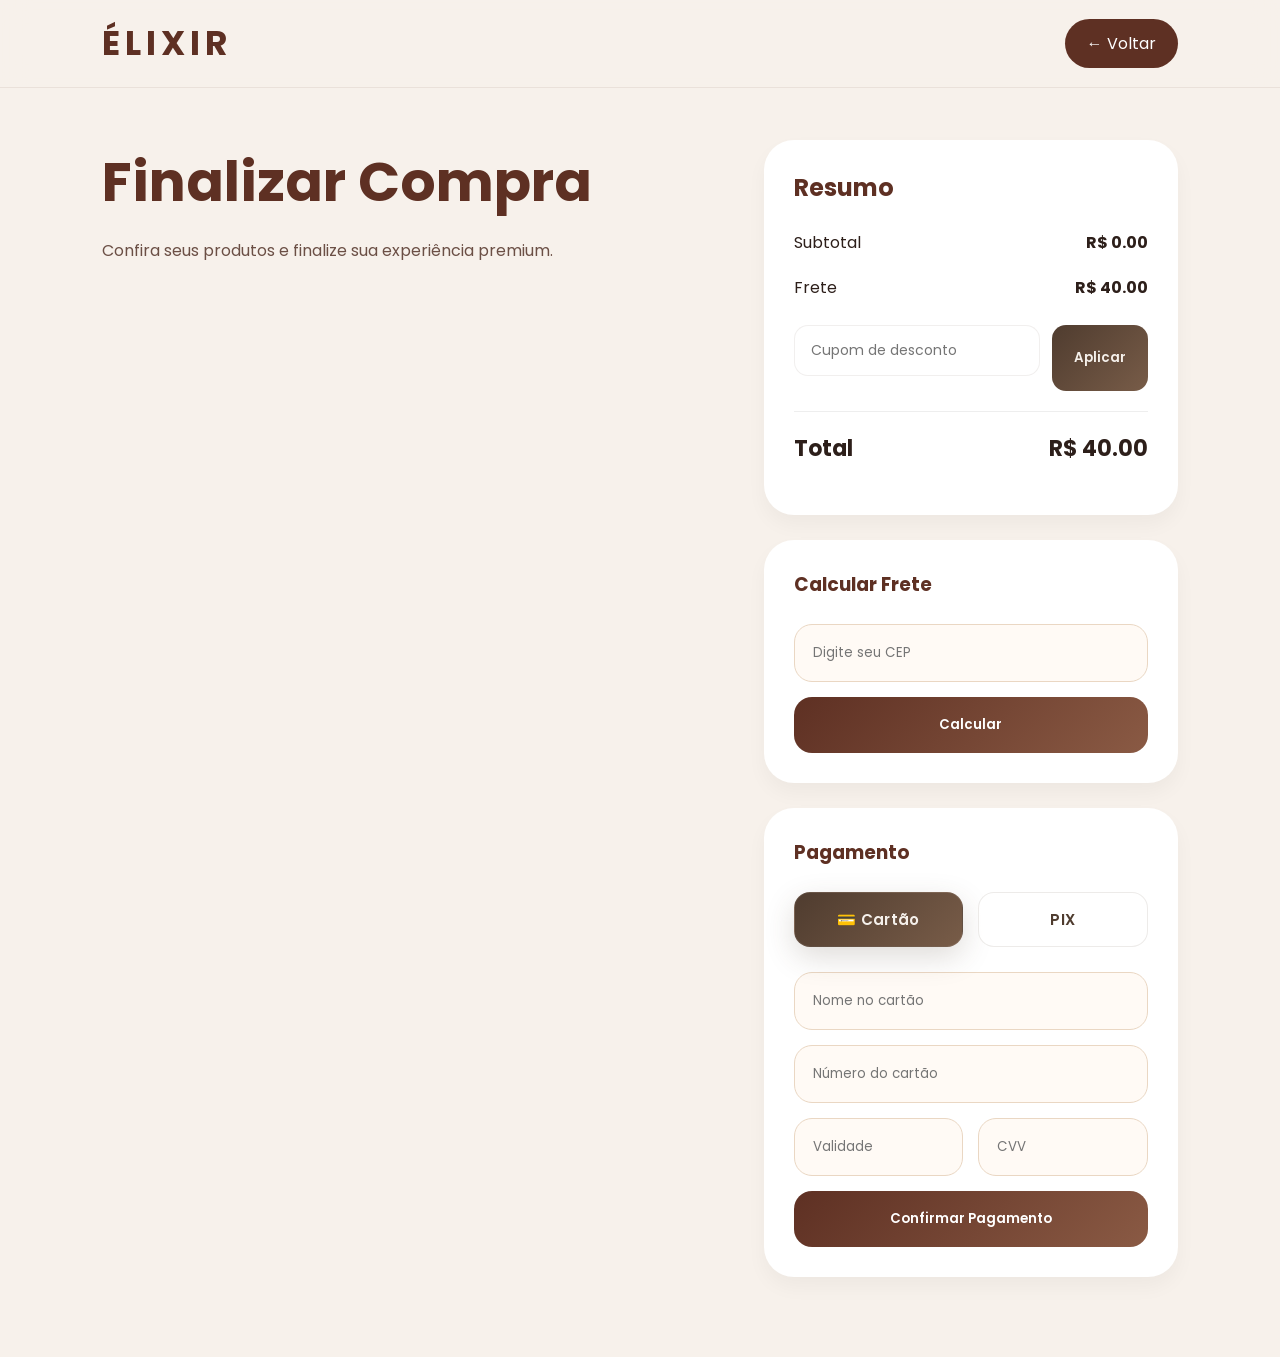
<file: checkout.html>
<!DOCTYPE html>
<html lang="pt-BR">

<head>

    <meta charset="UTF-8">

    <meta
        name="viewport"
        content="width=device-width, initial-scale=1.0"
    >

    <title>
        Checkout | ÉLIXIR
    </title>

    <link
        rel="stylesheet"
        href="checkout.css"
    >

    <link rel="preconnect" href="https://fonts.googleapis.com">

    <link
        href="https://fonts.googleapis.com/css2?family=Poppins:wght@300;400;500;600;700&display=swap"
        rel="stylesheet"
    >

</head>

<body>

    <!-- HEADER -->

    <header>

        <div class="logo">
            ÉLIXIR
        </div>

        <a href="index.html" class="back-button">

            ← Voltar

        </a>

    </header>

    <!-- CHECKOUT -->

    <section class="checkout-section">

        <!-- ESQUERDA -->

        <div class="checkout-left">

            <h1>
                Finalizar Compra
            </h1>

            <p class="subtitle">

                Confira seus produtos
                e finalize sua experiência premium.

            </p>

            <!-- PRODUTOS -->

            <div class="cart-items"></div>

        </div>

        <!-- DIREITA -->

        <div class="checkout-right">

            <!-- RESUMO -->

            <div class="summary-card">

                <h2>
                    Resumo
                </h2>

                <div class="summary-line">

                    <span>
                        Subtotal
                    </span>

                    <strong class="cart-total">

                        R$ 0

                    </strong>

                </div>

                <div class="summary-line">

                    <span>
                        Frete
                    </span>

                    <strong id="shippingPrice">

                        R$ 40

                    </strong>

                </div>

                <!-- CUPOM -->

<div class="coupon-area">

    <input
        type="text"
        id="couponInput"
        placeholder="Cupom de desconto"
    >

    <button onclick="applyCoupon()">

        Aplicar

    </button>

</div>

<div
    class="coupon-message"
    id="couponMessage"
></div>

                <div class="summary-line total">

                    <span>
                        Total
                    </span>

                    <strong id="finalTotal">

                        R$ 0

                    </strong>

                </div>

            </div>

            <!-- FRETE -->

            <div class="shipping-card">

                <h3>
                    Calcular Frete
                </h3>

                <input
                    type="text"
                    id="cep"
                    placeholder="Digite seu CEP"
                >

                <button onclick="calculateShipping()">

                    Calcular

                </button>

            </div>

            <!-- PAGAMENTO -->

            <div class="payment-card">

    <h3>
        Pagamento
    </h3>

    <!-- MÉTODOS -->

    <div class="payment-methods">

        <button
            type="button"
            class="method-btn active"
            onclick="selectPayment('card')"
            id="cardMethod"
        >

            💳 Cartão

        </button>

        <button
            type="button"
            class="method-btn"
            onclick="selectPayment('pix')"
            id="pixMethod"
        >

            PIX

        </button>

    </div>

    <!-- FORM -->

    <form id="payment-form">

        <!-- CARTÃO -->

        <div id="cardPayment">

            <input
                type="text"
                placeholder="Nome no cartão"
                required
            >

            <input
                type="text"
                placeholder="Número do cartão"
                required
            >

            <div class="row">

                <input
                    type="text"
                    placeholder="Validade"
                    required
                >

                <input
                    type="text"
                    placeholder="CVV"
                    required
                >

            </div>

        </div>

        <!-- PIX -->

        <div
            class="pix-area"
            id="pixArea"
            style="display:none;"
        >

            <div class="pix-box">

                <h4>
                    PIX Copia e Cola
                </h4>

                <p id="pixCode">

00020126580014BR.GOV.BCB.PIX0136elixir.perfumes@email.com5204000053039865802BR5920ELIXIR PERFUMARIA6009SAO PAULO62070503***6304ABCD

                </p>

                <button
    type="button"
    class="copy-pix"
    onclick="copyPix()"
>

    <span class="pix-btn-text">

        Copiar Código PIX

    </span>

</button>

<div
    class="pix-toast"
    id="pixToast"
>

    <span>

        ✓ Código PIX copiado

    </span>

</div>
                <button
    type="button"
    class="confirm-pix"
    onclick="confirmPixPayment()"
>

    Já Realizei o Pagamento

</button>

<div
    class="pix-status"
    id="pixStatus"
></div>

            </div>

        </div>

        <!-- BOTÃO -->

        <button
            type="submit"
            class="pay-button"
        >

            Confirmar Pagamento

        </button>

    </form>

</div>

    </section>

    <script src="script.js"></script>

</body>

</html>
</file>
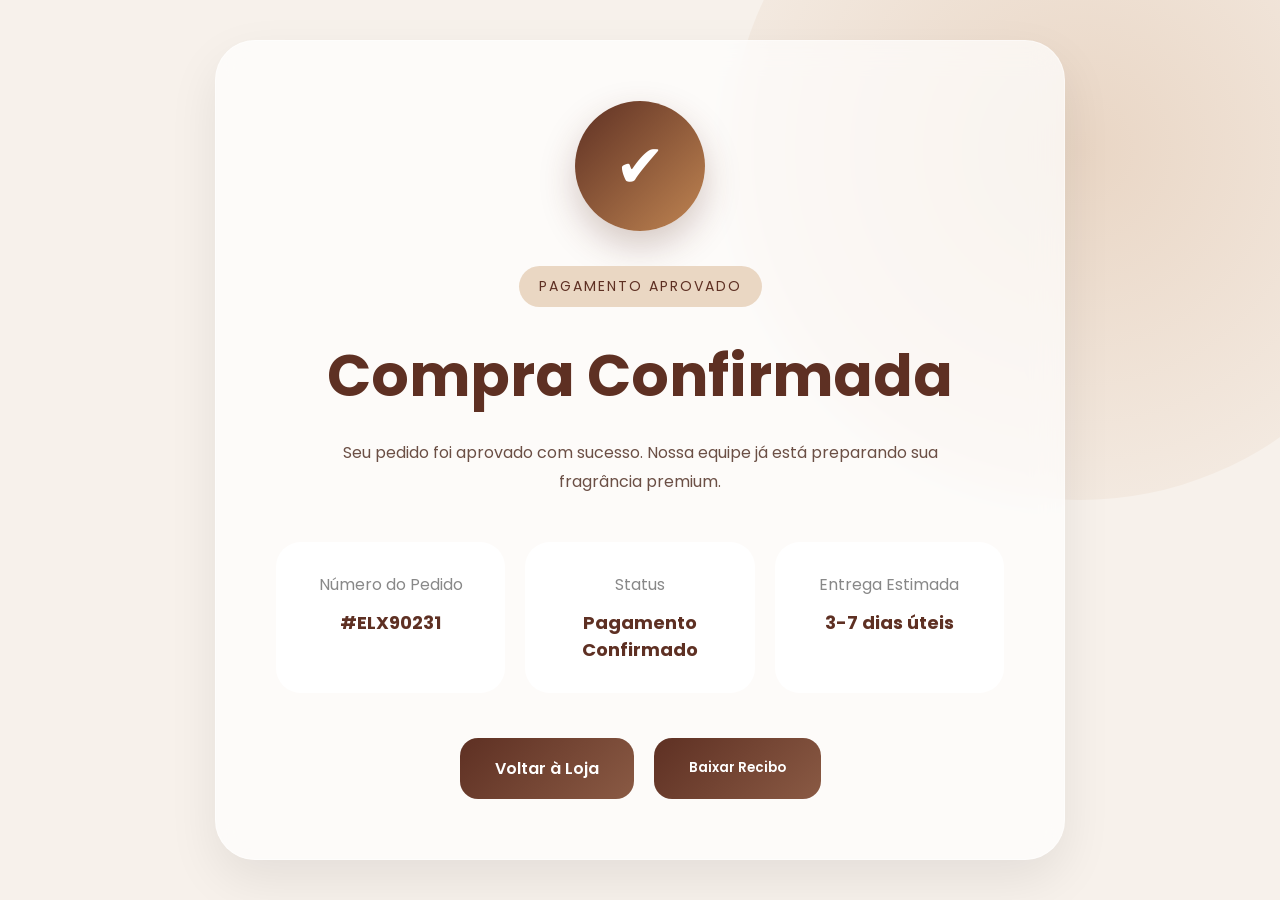
<file: success.html>
<!DOCTYPE html>
<html lang="pt-BR">
<head>

  <meta charset="UTF-8">
  <meta name="viewport" content="width=device-width, initial-scale=1.0">

  <title>Pagamento Confirmado | ÉLIXIR</title>

  <link rel="stylesheet" href="success.css">

  <link rel="preconnect" href="https://fonts.googleapis.com">
  <link href="https://fonts.googleapis.com/css2?family=Poppins:wght@300;400;500;600;700&display=swap" rel="stylesheet">

</head>
<body>

  <!-- FUNDO -->

  <div class="background-glow"></div>

  <!-- CARD -->

  <section class="success-section">

    <div class="success-card">

      <!-- CHECK -->

      <div class="check-circle">

        ✔

      </div>

      <span class="mini-title">
        PAGAMENTO APROVADO
      </span>

      <h1>
        Compra Confirmada
      </h1>

      <p>
        Seu pedido foi aprovado com sucesso.
        Nossa equipe já está preparando sua fragrância premium.
      </p>

      <!-- INFO -->

      <div class="info-grid">

        <div class="info-card">

          <span>Número do Pedido</span>

          <strong id="order-number">
            #ELX90231
          </strong>

        </div>

        <div class="info-card">

          <span>Status</span>

          <strong>
            Pagamento Confirmado
          </strong>

        </div>

        <div class="info-card">

          <span>Entrega Estimada</span>

          <strong>
            3-7 dias úteis
          </strong>

        </div>

      </div>

      <!-- BOTÕES -->

      <div class="buttons">

        <a href="index.html" class="home-button">
          Voltar à Loja
        </a>

        <button class="download-button" onclick="downloadReceipt()">
          Baixar Recibo
        </button>

      </div>

    </div>

  </section>

<script src="script.js"></script>

</body>
</html>
</file>
<file: checkout.css>
*{
  margin:0;
  padding:0;
  box-sizing:border-box;
  font-family:'Poppins',sans-serif;
}

body{
  background:#f7f1eb;
  color:#2d1f1a;
}

/* HEADER */

header{

  width:100%;

  padding:18px 8%;

  display:flex;

  justify-content:space-between;

  align-items:center;

  position:fixed;

  top:0;
  left:0;

  z-index:9999;

  background:
  rgba(247,241,235,0.82);

  backdrop-filter:blur(14px);

  border-bottom:
  1px solid rgba(94,48,35,0.08);

  transition:0.3s;

}

/* LOGO */

.logo{

  font-size:34px;

  font-weight:700;

  color:#5e3023;

  letter-spacing:5px;

}

/* NAV */

nav{

  display:flex;

  align-items:center;

  gap:45px;

}

/* LINKS */

nav a{

  text-decoration:none;

  color:#5e3023;

  font-weight:500;

  font-size:16px;

  position:relative;

  transition:0.3s;

  letter-spacing:0.5px;

}

/* LINHA */

nav a::after{

  content:'';

  position:absolute;

  left:0;
  bottom:-8px;

  width:0%;
  height:2px;

  background:#c08552;

  transition:0.3s;

}

nav a:hover{

  color:#c08552;

}

nav a:hover::after{

  width:100%;

}

/* CARRINHO */

.cart-button{

  background:
  linear-gradient(135deg,#5e3023,#7a4a37);

  color:white;

  width:90px;

  height:48px;

  border-radius:50px;

  display:flex;

  justify-content:center;

  align-items:center;

  gap:10px;

  cursor:pointer;

  font-weight:600;

  transition:0.3s;

  box-shadow:
  0 8px 20px rgba(94,48,35,0.15);

}

.cart-button:hover{

  transform:translateY(-3px);

  box-shadow:
  0 15px 25px rgba(94,48,35,0.25);

}

/* SCROLL */

header.scrolled{

  padding:15px 8%;

  box-shadow:
  0 10px 25px rgba(0,0,0,0.05);

}
.logo{

  font-size:34px;

  font-weight:700;

  color:#5e3023;

  letter-spacing:5px;

}

.back-button{

  text-decoration:none;

  color:white;

  background:#5e3023;

  padding:12px 22px;

  border-radius:50px;

}

/* SECTION */

.checkout-section{

  padding:140px 8% 80px;

  display:grid;

  grid-template-columns:1.2fr 0.8fr;

  gap:40px;

}

/* LEFT */

.checkout-left h1{

  font-size:55px;

  color:#5e3023;

  margin-bottom:15px;

}

.subtitle{

  color:#6b4f45;

  margin-bottom:40px;

}

/* ITEMS */

#checkout-items{

  display:flex;

  flex-direction:column;

  gap:20px;

}

.checkout-item{

  background:white;

  padding:25px;

  border-radius:25px;

  display:flex;

  justify-content:space-between;

  align-items:center;

  box-shadow:0 10px 20px rgba(0,0,0,0.04);

}

.item-info h3{

  margin-bottom:10px;

}

.item-info p{

  color:#777;

}

/* RIGHT */

.checkout-right{

  display:flex;

  flex-direction:column;

  gap:25px;

}

/* CARDS */

.summary-card,
.shipping-card,
.payment-card{

  background:white;

  padding:30px;

  border-radius:30px;

  box-shadow:0 10px 20px rgba(0,0,0,0.04);

}

.summary-card h2,
.shipping-card h3,
.payment-card h3{

  margin-bottom:25px;

  color:#5e3023;

}

/* SUMMARY */

.summary-line{

  display:flex;

  justify-content:space-between;

  margin-bottom:20px;

}

.total{

  padding-top:20px;

  border-top:1px solid #eee;

  font-size:22px;

  font-weight:700;

}

/* INPUTS */

input{

  width:100%;

  padding:18px;

  border:none;

  border-radius:18px;

  background:#fffaf5;

  border:1px solid #ead7c3;

  margin-bottom:15px;

  outline:none;

}

.row{

  display:grid;

  grid-template-columns:1fr 1fr;

  gap:15px;

}

/* BUTTONS */

.shipping-card button,
.pay-button{

  width:100%;

  padding:18px;

  border:none;

  border-radius:18px;

  background:
  linear-gradient(135deg,#5e3023,#8a5a44);

  color:white;

  font-weight:600;

  cursor:pointer;

  transition:0.3s;

}

.shipping-card button:hover,
.pay-button:hover{

  transform:translateY(-4px);

  box-shadow:0 10px 20px rgba(94,48,35,0.2);

}

/* RESPONSIVO */

@media(max-width:950px){

  .checkout-section{

    grid-template-columns:1fr;

  }

}

@media(max-width:700px){

  .checkout-left h1{

    font-size:40px;

  }

  .checkout-item{

    flex-direction:column;

    align-items:flex-start;

    gap:20px;

  }

  .row{

    grid-template-columns:1fr;

  }

}
/* BOTÃO FRETE */

.shipping-card button{

  position:relative;

  overflow:hidden;

}

/* LOADING */

.shipping-card button:disabled{

  opacity:0.9;

  cursor:wait;

}

/* EFEITO */

.shipping-card button::before{

  content:'';

  position:absolute;

  top:0;
  left:-120%;

  width:80%;
  height:100%;

  background:
  linear-gradient(
    120deg,
    transparent,
    rgba(255,255,255,0.2),
    transparent
  );

  transform:skewX(-20deg);

  transition:0.7s;

}

.shipping-card button:hover::before{

  left:140%;

}
/* ========================= */
/* PRODUTOS DO CHECKOUT */
/* ========================= */

.cart-items{

    display:flex;

    flex-direction:column;

    gap:25px;

    margin-top:35px;

}

/* CARD */

.cart-item{

    display:flex;

    align-items:center;

    gap:22px;

    background:
    rgba(255,255,255,0.75);

    border:
    1px solid rgba(120,90,70,0.08);

    padding:22px;

    border-radius:26px;

    backdrop-filter:blur(12px);

    box-shadow:
    0 10px 30px rgba(0,0,0,0.04);

    transition:0.35s ease;

}

/* HOVER */

.cart-item:hover{

    transform:translateY(-3px);

    box-shadow:
    0 15px 35px rgba(0,0,0,0.06);

}

/* IMAGEM */

.cart-item img{

    width:110px;

    height:110px;

    object-fit:cover;

    border-radius:20px;

    background:white;

    padding:8px;

}

/* INFO */

.cart-info{

    flex:1;

}

/* NOME */

.cart-info h3{

    color:
    rgb(58, 42, 32);

    font-size:21px;

    font-weight:600;

    margin-bottom:10px;

    letter-spacing:0.4px;

}

/* QUANTIDADE */

.cart-info p{

    color:
    rgb(120,100,85);

    font-size:14px;

    margin-bottom:10px;

}

/* PREÇO */

.cart-info span{

    color:
    rgb(92, 58, 37);

    font-size:19px;

    font-weight:700;

}

/* BOTÃO REMOVER */

.cart-item button{

    width:42px;

    height:42px;

    border:none;

    border-radius:50%;

    background:
    rgba(90,60,40,0.08);

    color:
    rgb(70,45,30);

    font-size:18px;

    cursor:pointer;

    transition:0.3s ease;

}

/* HOVER BOTÃO */

.cart-item button:hover{

    background:
    rgb(140,60,60);

    color:white;

    transform:scale(1.08);

}
/* ========================= */
/* MÉTODOS PAGAMENTO */
/* ========================= */

.payment-methods{

    display:flex;

    gap:15px;

    margin-bottom:25px;

}

/* BOTÕES */

.method-btn{

    flex:1;

    padding:15px;

    border-radius:16px;

    border:
    1px solid rgba(79,60,47,0.10);

    background:
    rgba(255,255,255,0.72);

    color:
    rgb(79, 60, 47);

    font-size:15px;

    font-weight:600;

    letter-spacing:0.3px;

    cursor:pointer;

    transition:0.35s ease;

    backdrop-filter:blur(10px);

}

/* ACTIVE */

.method-btn.active{

    background:
    linear-gradient(
        135deg,
        rgb(79, 60, 47),
        rgb(120, 92, 72)
    );

    color:
    rgb(245,240,235);

    border:
    1px solid rgba(255,255,255,0.08);

    box-shadow:
    0 10px 30px rgba(79,60,47,0.18);

}

.method-btn:hover{

    transform:
    translateY(-2px);

    box-shadow:
    0 10px 25px rgba(0,0,0,0.08);

}

/* PIX */

.pix-area{

    margin-bottom:25px;

}

/* BOX */

.pix-box{

    background:
    rgba(255,255,255,0.05);

    border:
    1px solid rgba(255,255,255,0.08);

    padding:25px;

    border-radius:22px;

}

/* TÍTULO */

.pix-box h4{

    color:white;

    margin-bottom:15px;

}

/* TEXTO */

.pix-box p{

    background:
    linear-gradient(
        135deg,
        rgba(255,255,255,0.82),
        rgba(245,240,235,0.92)
    );

    padding:18px;

    border-radius:18px;

    border:
    1px solid rgba(79,60,47,0.08);

    color:
    rgb(58, 42, 32);

    font-size:13px;

    font-weight:500;

    line-height:1.9;

    letter-spacing:0.3px;

    word-break:break-all;

    box-shadow:
    inset 0 1px 3px rgba(255,255,255,0.4),
    0 8px 25px rgba(0,0,0,0.04);

    margin-bottom:22px;

}

/* BOTÃO */

.copy-pix{

    width:100%;

    padding:15px;

    border:none;

    border-radius:16px;

    background:
    linear-gradient(
        135deg,
        rgb(79, 60, 47),
        rgb(120, 92, 72)
    );

    color:
    rgb(245,240,235);

    font-size:15px;

    font-weight:600;

    letter-spacing:0.4px;

    cursor:pointer;

    transition:0.35s ease;

    box-shadow:
    0 10px 30px rgba(79,60,47,0.14);

}

.copy-pix:hover{

    transform:
    translateY(-2px);

    box-shadow:
    0 15px 35px rgba(79,60,47,0.22);

    filter:brightness(1.04);

}
/* ========================= */
/* CONFIRMAR PIX */
/* ========================= */

.confirm-pix{

    width:100%;

    padding:15px;

    margin-top:14px;

    border:none;

    border-radius:16px;

    background:
    linear-gradient(
        135deg,
        rgb(58,42,32),
        rgb(100,75,60)
    );

    color:
    rgb(245,240,235);

    font-size:15px;

    font-weight:600;

    letter-spacing:0.4px;

    cursor:pointer;

    transition:0.35s ease;

    box-shadow:
    0 10px 30px rgba(58,42,32,0.14);

}

/* HOVER */

.confirm-pix:hover{

    transform:
    translateY(-2px);

    box-shadow:
    0 15px 35px rgba(58,42,32,0.20);

}

/* STATUS */

.pix-status{

    margin-top:18px;

    text-align:center;

    font-size:14px;

    font-weight:500;

    color:
    rgb(79,60,47);

}/* ========================= */
/* CUPOM */
/* ========================= */

.coupon-area{

    display:flex;

    gap:12px;

    margin-top:25px;

    margin-bottom:15px;

}

/* INPUT */

.coupon-area input{

    flex:1;

    padding:14px 16px;

    border:none;

    border-radius:14px;

    background:
    rgba(255,255,255,0.72);

    color:
    rgb(58,42,32);

    font-size:14px;

    outline:none;

    border:
    1px solid rgba(79,60,47,0.08);

}

/* BOTÃO */

.coupon-area button{

    padding:14px 22px;

    border:none;

    border-radius:14px;

    background:
    linear-gradient(
        135deg,
        rgb(79,60,47),
        rgb(120,92,72)
    );

    color:
    rgb(245,240,235);

    font-weight:600;

    cursor:pointer;

    transition:0.3s ease;

}

/* HOVER */

.coupon-area button:hover{

    transform:
    translateY(-2px);

    box-shadow:
    0 10px 25px rgba(79,60,47,0.18);

}

/* MENSAGEM */

.coupon-message{

    font-size:14px;

    font-weight:500;

    margin-bottom:20px;

    color:
    rgb(58,42,32);

}
/* ========================= */
/* PIX TOAST PREMIUM */
/* ========================= */

.pix-toast{

    position:fixed;

    bottom:35px;

    left:50%;

    transform:
    translateX(-50%)
    translateY(40px);

    padding:
    18px 28px;

    border-radius:22px;

    background:
    rgba(18,18,18,0.88);

    backdrop-filter:
    blur(18px);

    border:
    1px solid rgba(255,255,255,0.06);

    color:
    rgb(235,225,215);

    font-size:15px;

    font-weight:500;

    letter-spacing:0.5px;

    opacity:0;

    visibility:hidden;

    transition:0.45s ease;

    z-index:9999;

    box-shadow:
    0 20px 50px rgba(0,0,0,0.25);

}

/* ACTIVE */

.pix-toast.show{

    opacity:1;

    visibility:visible;

    transform:
    translateX(-50%)
    translateY(0);

}

/* CHECK */

.pix-toast span{

    display:flex;

    align-items:center;

    gap:10px;

}

/* BOTÃO PIX */

.copy-pix{

    position:relative;

    overflow:hidden;

}

/* BRILHO */

.copy-pix::before{

    content:"";

    position:absolute;

    top:0;

    left:-120%;

    width:60%;

    height:100%;

    background:
    linear-gradient(
        90deg,
        transparent,
        rgba(255,255,255,0.25),
        transparent
    );

    transform:
    skewX(-25deg);

}

/* HOVER */

.copy-pix:hover::before{

    animation:
    shine 1s ease;

}

/* ANIMAÇÃO */

@keyframes shine{

    from{

        left:-120%;

    }

    to{

        left:140%;

    }

}
</file>
<file: success.css>
*{
  margin:0;
  padding:0;
  box-sizing:border-box;
  font-family:'Poppins',sans-serif;
}

body{

  min-height:100vh;

  background:#f7f1eb;

  display:flex;
  justify-content:center;
  align-items:center;

  overflow:hidden;

  position:relative;

  padding:30px;

}

/* FUNDO */

.background-glow{

  position:absolute;

  width:700px;
  height:700px;

  background:
  radial-gradient(rgba(192,133,82,0.25),transparent);

  border-radius:50%;

  top:-200px;
  right:-150px;

}

/* SECTION */

.success-section{

  width:100%;
  max-width:850px;

  position:relative;

  z-index:2;

}

/* CARD */

.success-card{

  background:rgba(255,255,255,0.7);

  backdrop-filter:blur(15px);

  border:1px solid rgba(255,255,255,0.4);

  border-radius:40px;

  padding:60px;

  text-align:center;

  box-shadow:
  0 20px 50px rgba(0,0,0,0.08);

  animation:fadeUp 1s ease;

}

/* CHECK */

.check-circle{

  width:130px;
  height:130px;

  margin:auto;

  border-radius:50%;

  display:flex;
  justify-content:center;
  align-items:center;

  font-size:60px;

  color:white;

  background:
  linear-gradient(135deg,#5e3023,#c08552);

  margin-bottom:35px;

  box-shadow:
  0 15px 35px rgba(94,48,35,0.25);

}

/* MINI */

.mini-title{

  display:inline-block;

  background:#ead7c3;

  color:#5e3023;

  padding:10px 20px;

  border-radius:30px;

  font-size:14px;

  letter-spacing:2px;

  margin-bottom:25px;

}

/* TITULO */

.success-card h1{

  font-size:58px;

  color:#5e3023;

  margin-bottom:20px;

}

.success-card p{

  max-width:650px;

  margin:auto;

  color:#6b4f45;

  line-height:1.8;

  margin-bottom:45px;

}

/* INFO */

.info-grid{

  display:grid;

  grid-template-columns:repeat(auto-fit,minmax(220px,1fr));

  gap:20px;

  margin-bottom:45px;

}

.info-card{

  background:white;

  padding:30px;

  border-radius:25px;

  transition:0.3s;

}

.info-card:hover{

  transform:translateY(-6px);

  box-shadow:0 15px 30px rgba(0,0,0,0.06);

}

.info-card span{

  display:block;

  color:#888;

  margin-bottom:12px;

}

.info-card strong{

  color:#5e3023;

  font-size:18px;

}

/* BUTTONS */

.buttons{

  display:flex;

  justify-content:center;

  gap:20px;

  flex-wrap:wrap;

}

.home-button,
.download-button{

  padding:18px 35px;

  border:none;

  border-radius:18px;

  background:
  linear-gradient(135deg,#5e3023,#8a5a44);

  color:white;

  text-decoration:none;

  font-weight:600;

  cursor:pointer;

  transition:0.3s;

}

.home-button:hover,
.download-button:hover{

  transform:translateY(-4px);

  box-shadow:0 15px 25px rgba(94,48,35,0.2);

}

/* ANIMAÇÃO */

@keyframes fadeUp{

  from{

    opacity:0;

    transform:translateY(40px);

  }

  to{

    opacity:1;

    transform:translateY(0);

  }

}

/* RESPONSIVO */

@media(max-width:700px){

  .success-card{

    padding:40px 25px;

  }

  .success-card h1{

    font-size:40px;

  }

  .check-circle{

    width:100px;
    height:100px;

    font-size:45px;

  }

}
</file>
